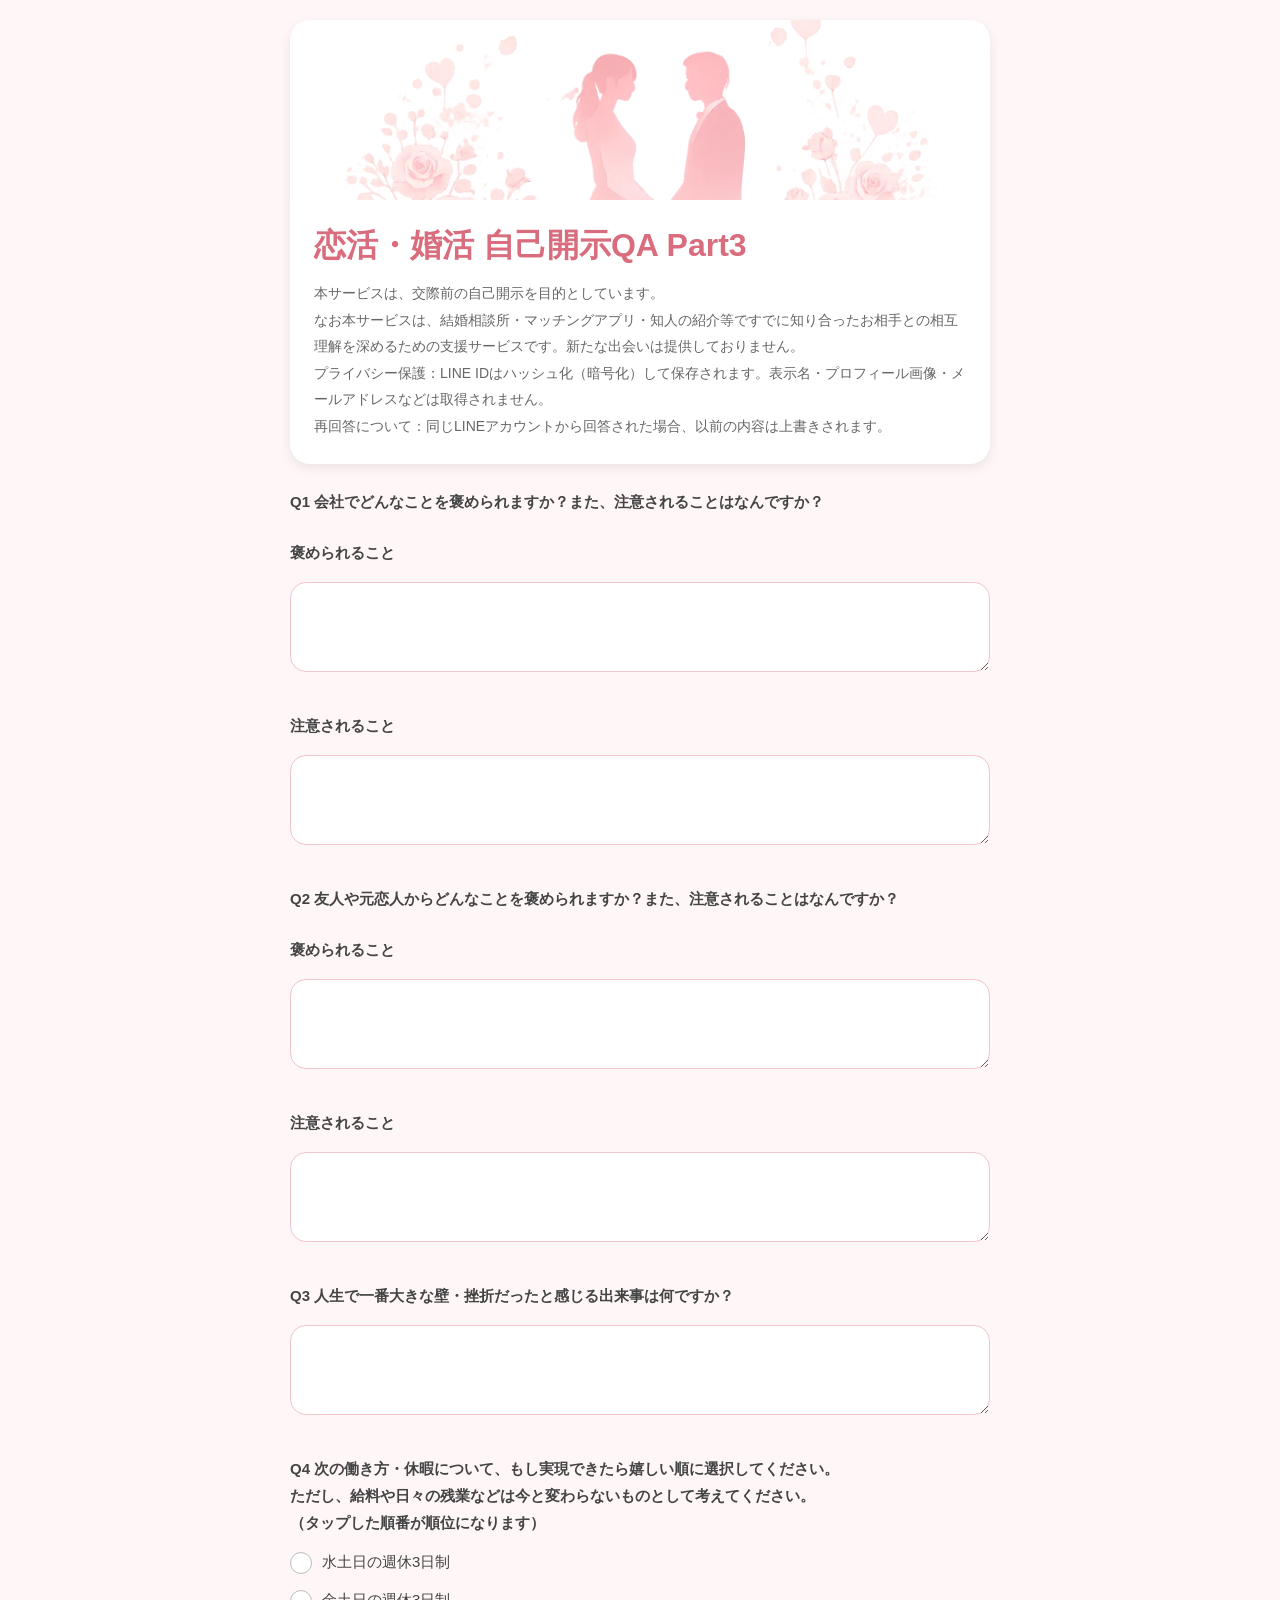
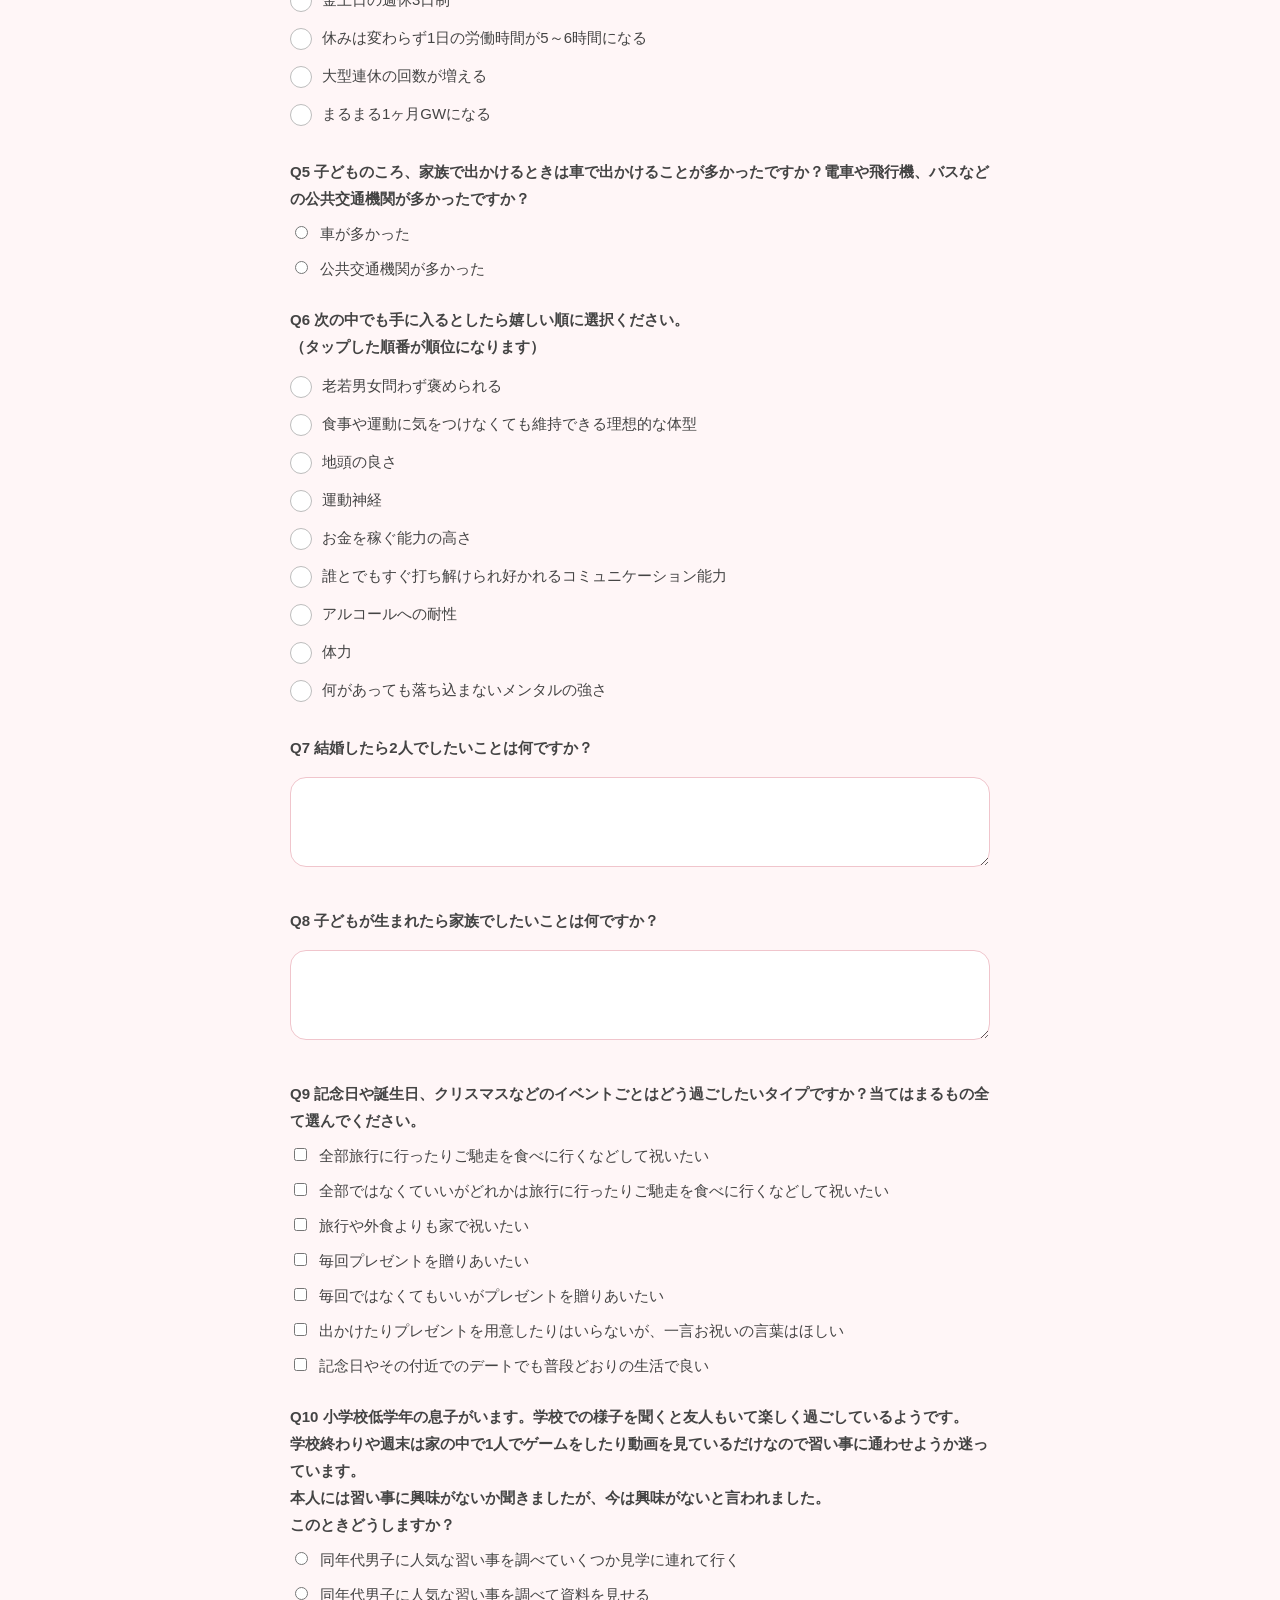
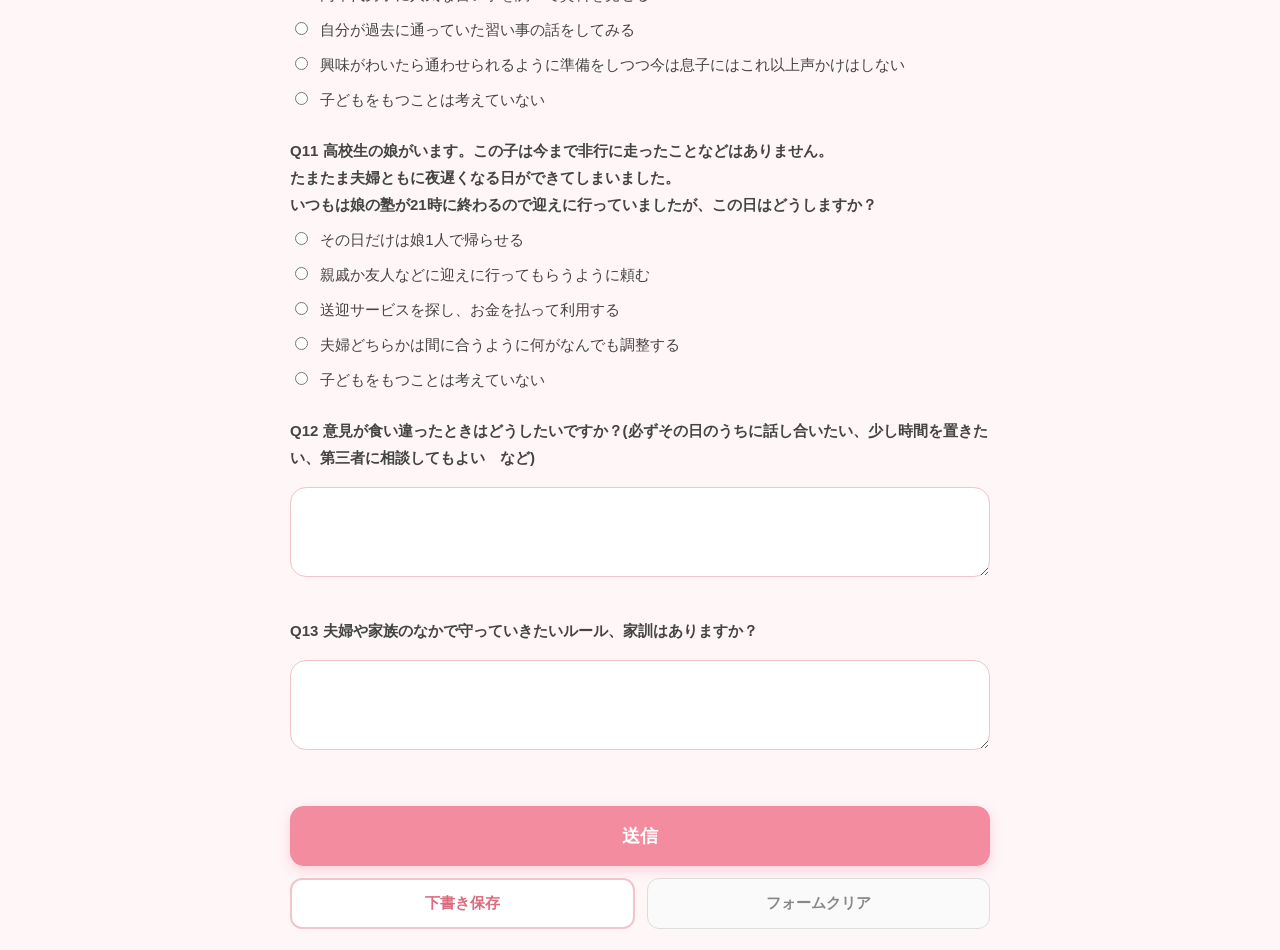
<file: index.html>
<!DOCTYPE html>
<html lang="ja">
<head>
<meta charset="UTF-8"/>
<meta name="viewport" content="width=device-width, initial-scale=1.0"/>
<title>恋活・婚活自己開示QA Part3</title>

<link rel="stylesheet" href="style.css"/>
<script src="https://static.line-scdn.net/liff/edge/2/sdk.js"></script>

<style>
/* ============================================================
   ビューモード（共有リンクで開いたとき）
   ============================================================ */

#viewMode {
  display: none;
}

/* ============================================================
   状態表示（共有リンク読み込み中・エラー時）
   ============================================================ */

.state-card{
  text-align:center;
}

.state-text{
  margin:0;
  font-size:14px;
  line-height:1.8;
  color:#666;
}

.state-spinner{
  width:30px;
  height:30px;
  margin:0 auto 12px;
}

.state-spinner img{
  width:30px;
  height:30px;
  display:none;
}

.state-spinner .spinner-light{
  display:block;
}

@media (prefers-color-scheme: dark){
  .state-spinner .spinner-light{ display:none; }
  .state-spinner .spinner-dark{ display:block; }
}

.view-header {
  background: #ffffff;
  border-radius: 16px;
  padding: 20px 24px;
  margin-bottom: 16px;
  box-shadow: 0 4px 12px rgba(0,0,0,0.08);
  text-align: center;
}

.view-label {
  margin: 0 0 8px;
  font-size: 18px;
  font-weight: 700;
  color: #d96c7d;
  letter-spacing: 0.05em;
}

.view-name {
  margin: 0;
  font-size: 20px;
  font-weight: 700;
  color: #444;
}

.view-item {
  background: #ffffff;
  border-radius: 16px;
  padding: 18px 20px;
  margin-bottom: 12px;
  box-shadow: 0 2px 8px rgba(0,0,0,0.06);
}

.view-question {
  margin: 0 0 8px;
  font-size: 14px;
  font-weight: 600;
  color: #d96c7d;
  line-height: 1.6;
}

.view-answer {
  margin: 0;
  font-size: 15px;
  color: #444;
  line-height: 1.8;
  white-space: pre-wrap;
  word-break: break-word;
}

.view-tip {
  display: flex;
  align-items: flex-start;
  gap: 8px;
  margin-top: 12px;
  padding: 10px 12px;
  background: #fff7e6;
  border: 1px solid #ffe1a8;
  border-radius: 12px;
}

.view-tip-icon {
  flex: 0 0 auto;
  font-size: 14px;
  line-height: 1.6;
}

.view-tip-text {
  margin: 0;
  font-size: 12.5px;
  line-height: 1.6;
  color: #a87b1f;
}

/* ============================================================
   共有画面 下部CTA（あなたの価値観も共有してみませんか？）
   ============================================================ */

.cta-card{
  position: relative;
  margin-top: 24px;
  padding: 24px;
  background: linear-gradient(135deg, #fff9fa 0%, #ffeef1 100%);
  border: 2px dashed #f4b8c5;
  border-radius: 24px;
  overflow: hidden;
  display: flex;
  align-items: center;
  gap: 20px;
  text-align: left;
}

.cta-image-left{
  flex: 0 0 25%;
  width: 25%;
  max-width: 140px;
  border-radius: 16px;
  object-fit: cover;
}

.cta-content{
  flex: 1;
  min-width: 0;
}

.cta-title{
  margin: 0 0 12px;
  font-size: 18px;
  font-weight: 700;
  color: #d96c7d;
}

.cta-text{
  margin: 0 0 20px;
  font-size: 13px;
  line-height: 1.8;
  color: #555;
}

.cta-button{
  display: flex;
  align-items: center;
  justify-content: center;
  gap: 8px;
  width: 100%;
  padding: 14px;
  border: none;
  border-radius: 50px;
  background: #f48ca0;
  color: #fff;
  font-size: 15px;
  font-weight: 700;
  text-decoration: none;
  cursor: pointer;
  box-shadow: 0 4px 12px rgba(244,140,160,.35);
}

.cta-arrow{
  display: inline-flex;
  align-items: center;
  justify-content: center;
  width: 22px;
  height: 22px;
  border-radius: 50%;
  background: rgba(255,255,255,.3);
  font-size: 14px;
  line-height: 1;
}

@media (max-width: 480px){
  .cta-card{
    flex-direction: column;
    text-align: center;
  }
  .cta-image-left{
    width: 45%;
    flex: 0 0 auto;
  }
  .cta-title{ font-size: 18px; }
}

/* ============================================================
   Q9 詳細欄（初期状態は非表示。JSで表示制御）
   ============================================================ */
#q9Detail{
  display: none;
}
</style>
</head>

<body>

<div class="container">

<!-- タイトル -->
<div class="form-header">

  <h1>恋活・婚活 自己開示QA Part3</h1>

  <p class="form-description">
    本サービスは、交際前の自己開示を目的としています。<br>
    なお本サービスは、結婚相談所・マッチングアプリ・知人の紹介等ですでに知り合ったお相手との相互理解を深めるための支援サービスです。新たな出会いは提供しておりません。<br>
    プライバシー保護：LINE IDはハッシュ化（暗号化）して保存されます。表示名・プロフィール画像・メールアドレスなどは取得されません。<br>
    再回答について：同じLINEアカウントから回答された場合、以前の内容は上書きされます。
  </p>

</div>

<!-- ビューモード表示エリア（共有リンクで開いたとき） -->
<div id="viewMode"></div>

<!-- スクショ抑止ウォーターマーク（共有リンクの閲覧者にのみ表示） -->
<div id="screenshotWatermark" aria-hidden="true"></div>

<!-- Q1 -->
<label>Q1 会社でどんなことを褒められますか？また、注意されることはなんですか？</label>
<label>褒められること</label>
<textarea id="q1good" class="detail-textarea"></textarea>

<label>注意されること</label>
<textarea id="q1bad" class="detail-textarea"></textarea>


<!-- Q2 -->
<label>Q2 友人や元恋人からどんなことを褒められますか？また、注意されることはなんですか？</label>
<label>褒められること</label>
<textarea id="q2good" class="detail-textarea"></textarea>

<label>注意されること</label>
<textarea id="q2bad" class="detail-textarea"></textarea>

<!-- Q3 -->
<label>Q3 人生で一番大きな壁・挫折だったと感じる出来事は何ですか？ </label>
<textarea id="q3" class="detail-textarea"></textarea>

<!-- Q4 -->
<label>
  Q4 次の働き方・休暇について、もし実現できたら嬉しい順に選択してください。<br>
ただし、給料や日々の残業などは今と変わらないものとして考えてください。<br>
（タップした順番が順位になります）
</label>
<div id="q4Ranking" class="ranking-group">

<button type="button" class="rank-option" data-value="水土日の週休3日制">
<span class="rank-number"></span>
水土日の週休3日制
</button>

<button type="button" class="rank-option" data-value="金土日の週休3日制">
<span class="rank-number"></span>
金土日の週休3日制
</button>

<button type="button" class="rank-option" data-value="休みは変わらず1日の労働時間が5～6時間になる">
<span class="rank-number"></span>
休みは変わらず1日の労働時間が5～6時間になる
</button>

<button type="button" class="rank-option" data-value="大型連休の回数が増える">
<span class="rank-number"></span>
大型連休の回数が増える
</button>

<button type="button" class="rank-option" data-value="まるまる1ヶ月GWになる">
<span class="rank-number"></span>
まるまる1ヶ月GWになる 
</button>

</div>

<!-- Q5 -->
<label>
  Q5 子どものころ、家族で出かけるときは車で出かけることが多かったですか？電車や飛行機、バスなどの公共交通機関が多かったですか？
</label>

 <label>
  <input type="radio" name="q5" value="a5-1">
 車が多かった
</label>

  <label>
  <input type="radio" name="q5"  value="a5-2">
公共交通機関が多かった
</label>

<!-- Q6 -->
<label>
  Q6 次の中でも手に入るとしたら嬉しい順に選択ください。<br>
（タップした順番が順位になります）
</label>

<div id="q6Ranking" class="ranking-group">

<button type="button" class="rank-option" data-value="老若男女問わず褒められる">
<span class="rank-number"></span>
老若男女問わず褒められる
</button>

<button type="button" class="rank-option" data-value="食事や運動に気をつけなくても維持できる理想的な体型">
<span class="rank-number"></span>
食事や運動に気をつけなくても維持できる理想的な体型
</button>

<button type="button" class="rank-option" data-value="地頭の良さ">
<span class="rank-number"></span>
地頭の良さ
</button>

<button type="button" class="rank-option" data-value="運動神経">
<span class="rank-number"></span>
運動神経
</button>

<button type="button" class="rank-option" data-value="お金を稼ぐ能力の高さ">
<span class="rank-number"></span>
お金を稼ぐ能力の高さ
</button>

<button type="button" class="rank-option" data-value="誰とでもすぐ打ち解けられ好かれるコミュニケーション能力">
<span class="rank-number"></span>
誰とでもすぐ打ち解けられ好かれるコミュニケーション能力
</button>

<button type="button" class="rank-option" data-value="アルコールへの耐性">
<span class="rank-number"></span>
アルコールへの耐性
</button>

<button type="button" class="rank-option" data-value="体力">
<span class="rank-number"></span>
体力 
</button>

<button type="button" class="rank-option" data-value="何があっても落ち込まないメンタルの強さ">
<span class="rank-number"></span>
何があっても落ち込まないメンタルの強さ
</button>

</div>

<!-- Q7 -->
<label>Q7 結婚したら2人でしたいことは何ですか？</label>
<textarea id="q7" class="detail-textarea"></textarea>

<!-- Q8 -->
<label>Q8 子どもが生まれたら家族でしたいことは何ですか？</label>
<textarea id="q8" class="detail-textarea"></textarea>

<!-- Q9 -->
<label>
  Q9 記念日や誕生日、クリスマスなどのイベントごとはどう過ごしたいタイプですか？当てはまるもの全て選んでください。
</label>

 <label>
  <input type="checkbox" name="q9" value="a9-1">
 全部旅行に行ったりご馳走を食べに行くなどして祝いたい
</label>

  <label>
  <input type="checkbox" name="q9"  value="a9-2">
全部ではなくていいがどれかは旅行に行ったりご馳走を食べに行くなどして祝いたい
</label>

<label>
  <input type="checkbox" name="q9"  value="a9-3">
旅行や外食よりも家で祝いたい
</label>

<label>
  <input type="checkbox" name="q9"  value="a9-4">
毎回プレゼントを贈りあいたい
</label>

<label>
  <input type="checkbox" name="q9"  value="a9-5">
毎回ではなくてもいいがプレゼントを贈りあいたい
</label>

<label>
  <input type="checkbox" name="q9"  value="a9-6">
出かけたりプレゼントを用意したりはいらないが、一言お祝いの言葉はほしい
</label>

<label>
  <input type="checkbox" name="q9"  value="a9-7">
記念日やその付近でのデートでも普段どおりの生活で良い
</label>

  <textarea
    id="q9Detail"
    class="detail-textarea"
    placeholder="プレゼント代"
  ></textarea>

<!-- Q10 -->
<label>
  Q10 小学校低学年の息子がいます。学校での様子を聞くと友人もいて楽しく過ごしているようです。<br>
学校終わりや週末は家の中で1人でゲームをしたり動画を見ているだけなので習い事に通わせようか迷っています。<br>
本人には習い事に興味がないか聞きましたが、今は興味がないと言われました。<br>
このときどうしますか？
</label>

 <label>
  <input type="radio" name="q10" value="a10-1">
  同年代男子に人気な習い事を調べていくつか見学に連れて行く
</label>

<label>
  <input type="radio" name="q10" value="a10-2">
  同年代男子に人気な習い事を調べて資料を見せる
</label>

<label>
  <input type="radio" name="q10" value="a10-3">
  自分が過去に通っていた習い事の話をしてみる
</label>

<label>
  <input type="radio" name="q10" value="a10-4">
  興味がわいたら通わせられるように準備をしつつ今は息子にはこれ以上声かけはしない
</label>

 <label>
  <input type="radio" name="q10" value="a10-5">
  子どもをもつことは考えていない
</label>

<!-- Q11 -->
<label>Q11 高校生の娘がいます。この子は今まで非行に走ったことなどはありません。<br>
たまたま夫婦ともに夜遅くなる日ができてしまいました。<br>
いつもは娘の塾が21時に終わるので迎えに行っていましたが、この日はどうしますか？</label>

<label>
  <input type="radio" name="q11" value="a11-1">
  その日だけは娘1人で帰らせる
</label>

<label>
  <input type="radio" name="q11" value="a11-2">
  親戚か友人などに迎えに行ってもらうように頼む
</label>

<label>
  <input type="radio" name="q11" value="a11-3">
  送迎サービスを探し、お金を払って利用する
</label>

<label>
  <input type="radio" name="q11" value="a11-4">
  夫婦どちらかは間に合うように何がなんでも調整する
</label>


<label>
  <input type="radio" name="q11" value="a11-5">
  子どもをもつことは考えていない
</label>

<!-- Q12 -->
<label>Q12 意見が食い違ったときはどうしたいですか？(必ずその日のうちに話し合いたい、少し時間を置きたい、第三者に相談してもよい　など)</label>
<textarea id="q12" class="detail-textarea"></textarea>

<!-- Q13 -->
<label>Q13 夫婦や家族のなかで守っていきたいルール、家訓はありますか？</label>
<textarea id="q13" class="detail-textarea"></textarea>

<div class="button-group">

<button id="submitBtn" type="button">
  送信
</button>

<div class="sub-buttons">

  <button id="draftBtn" type="button">
    下書き保存
  </button>

  <button id="clearBtn" type="button">
    フォームクリア
  </button>

</div>

</div>

<!-- 共有モーダル -->
<div id="shareModal" class="modal hidden">
<div class="modal-content">

  <h3>共有</h3>

  <input
    id="shareName"
    placeholder="お名前を入力してください（任意）"
  >

  <button id="shareBtn">
    共有する
  </button>

</div>
</div>

<script src="app.js"></script>
</body>
</html>
</file>
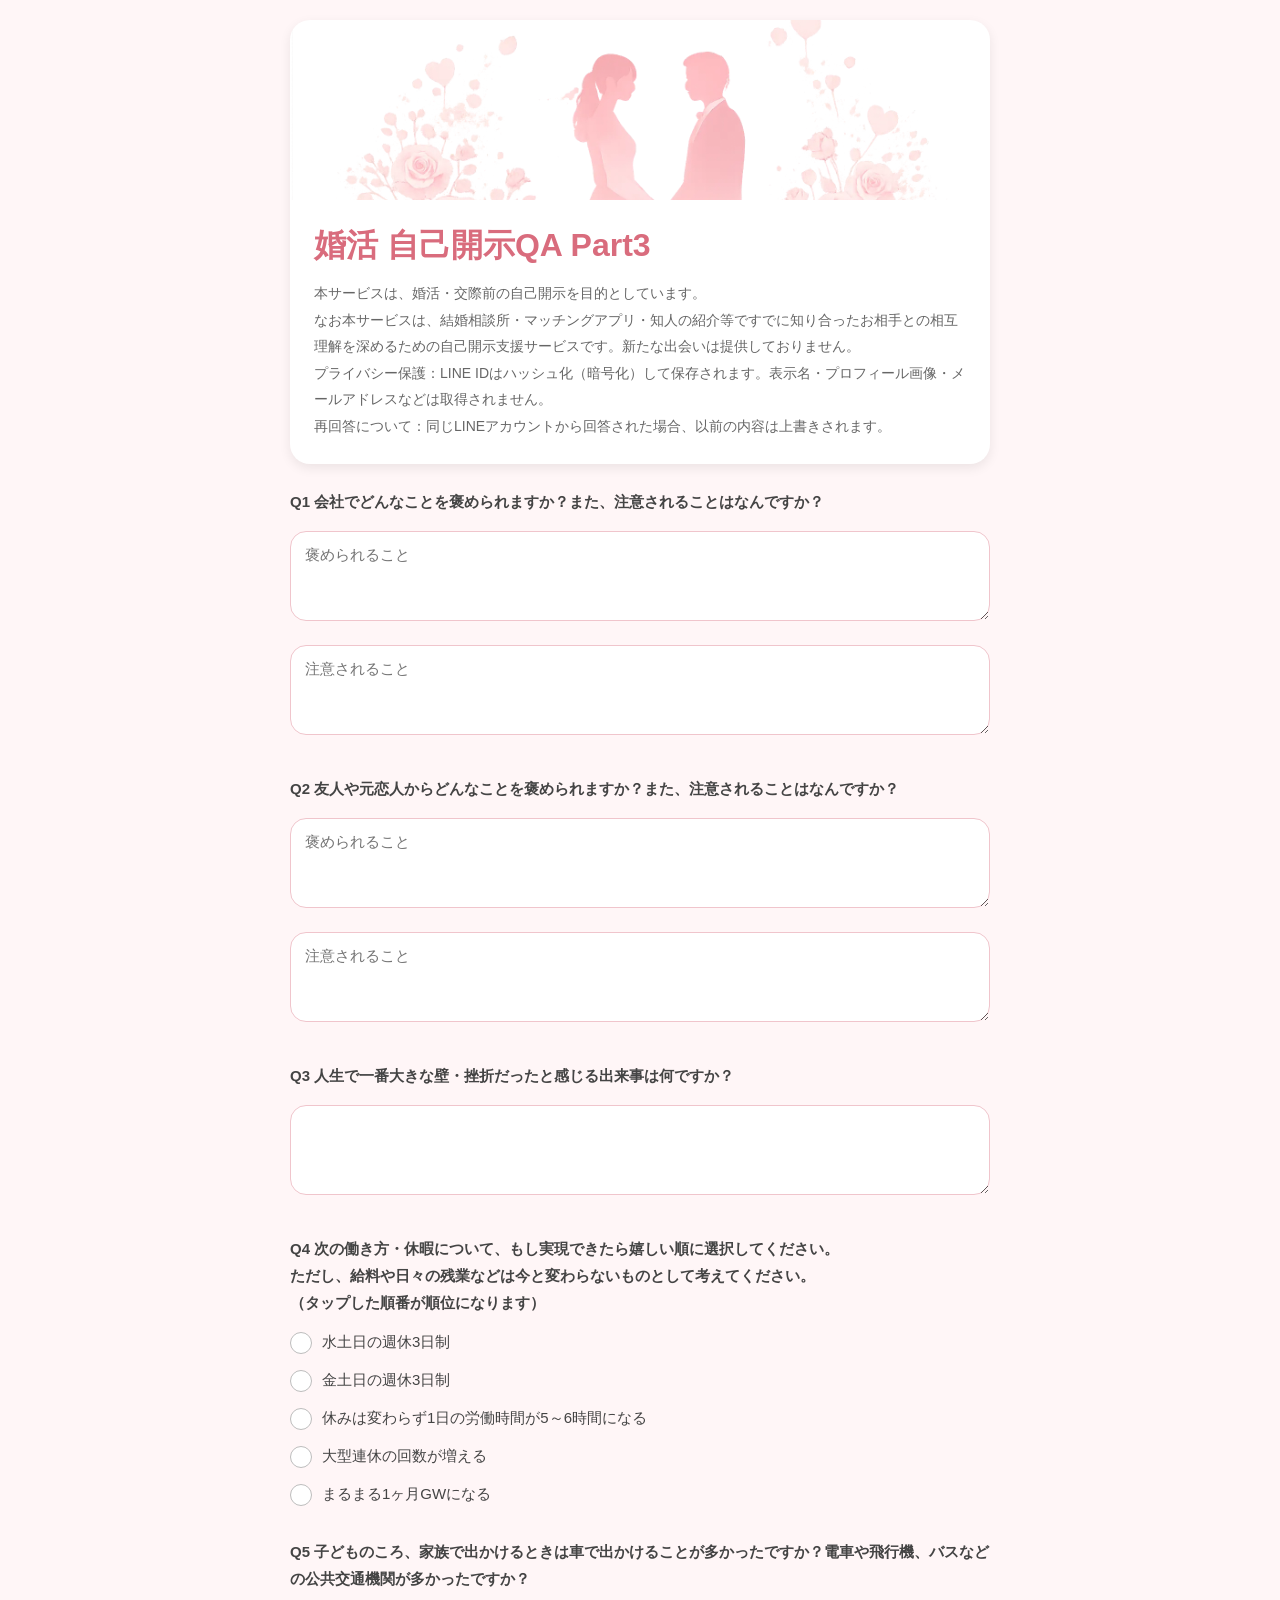
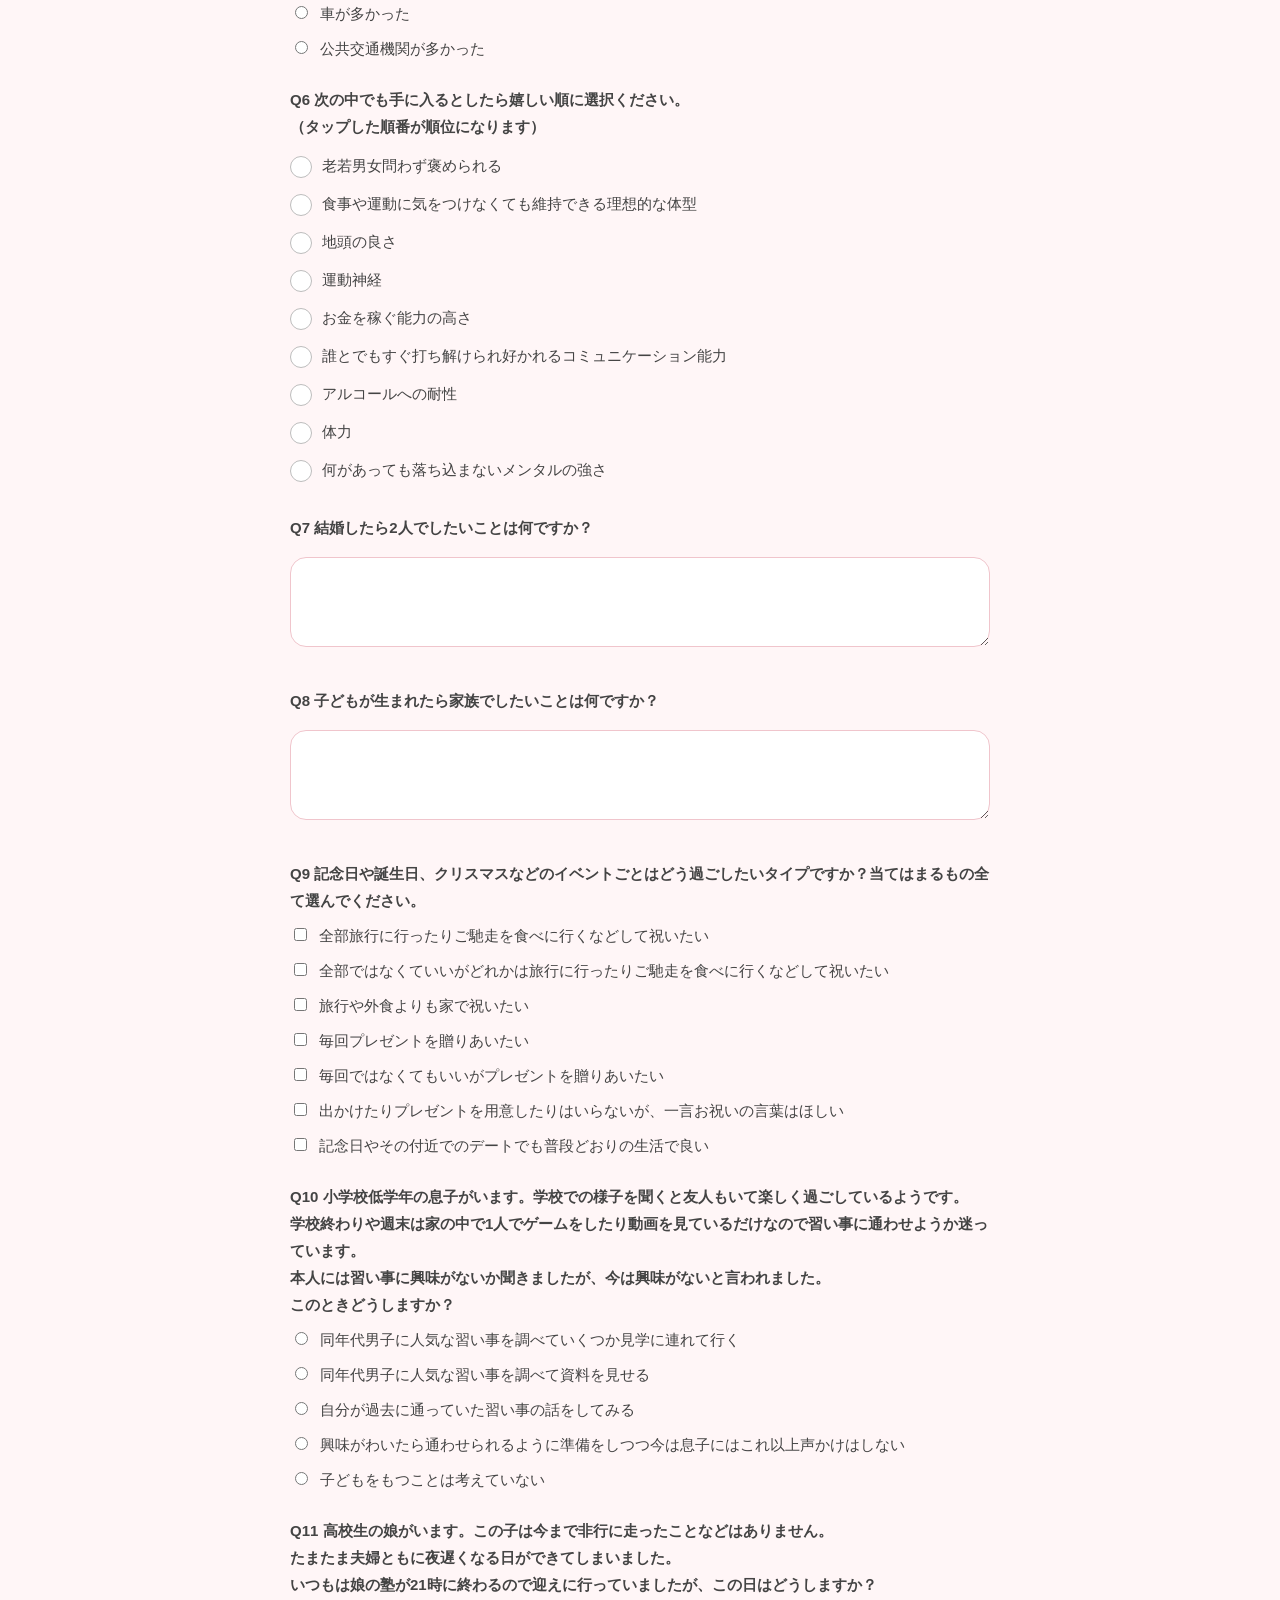
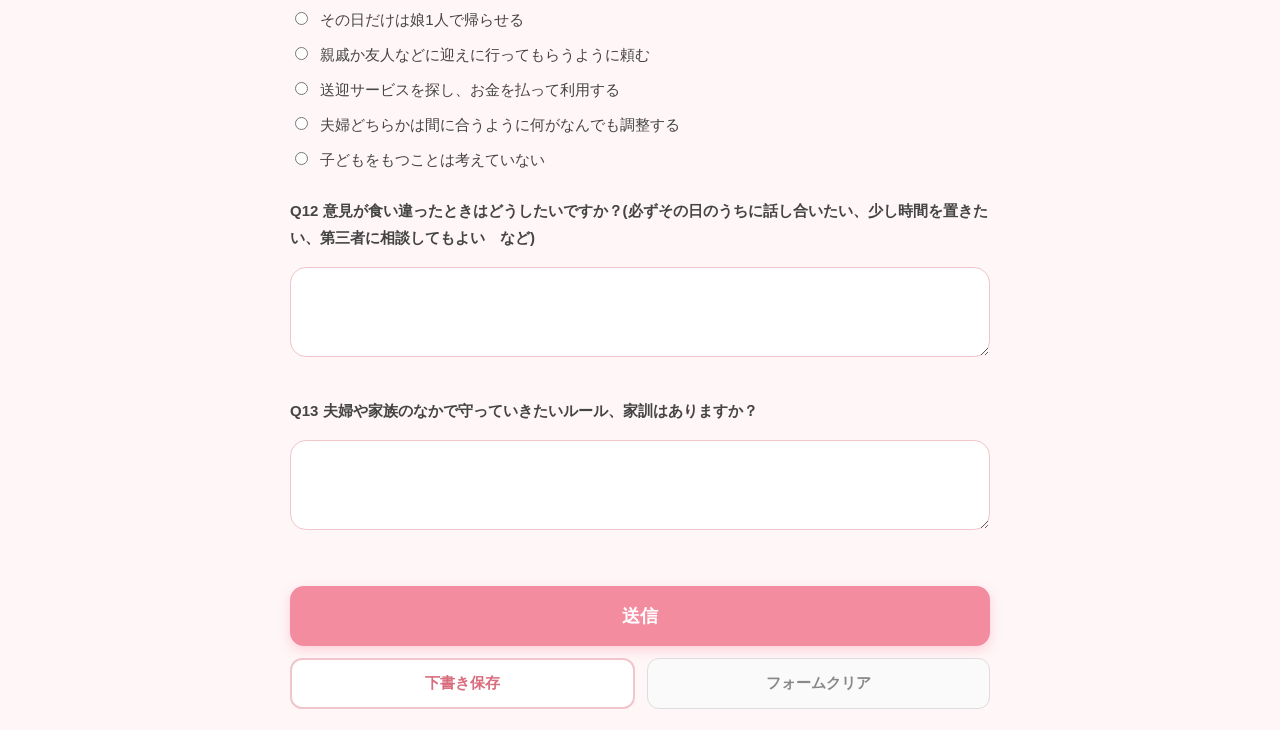
<file: jikokaiji3_index.html>
<!DOCTYPE html>
<html lang="ja">
<head>
<meta charset="UTF-8"/>
<meta name="viewport" content="width=device-width, initial-scale=1.0"/>
<title>婚活自己開示QA Part3</title>

<link rel="stylesheet" href="style.css"/>
<script src="https://static.line-scdn.net/liff/edge/2/sdk.js"></script>

<style>
/* ============================================================
   ビューモード（共有リンクで開いたとき）
   ============================================================ */

#viewMode {
  display: none;
}

/* ============================================================
   状態表示（共有リンク読み込み中・エラー時）
   ============================================================ */

.state-card{
  text-align:center;
}

.state-text{
  margin:0;
  font-size:14px;
  line-height:1.8;
  color:#666;
}

.state-spinner{
  width:30px;
  height:30px;
  margin:0 auto 12px;
}

.state-spinner img{
  width:30px;
  height:30px;
  display:none;
}

.state-spinner .spinner-light{
  display:block;
}

@media (prefers-color-scheme: dark){
  .state-spinner .spinner-light{ display:none; }
  .state-spinner .spinner-dark{ display:block; }
}

.view-header {
  background: #ffffff;
  border-radius: 16px;
  padding: 20px 24px;
  margin-bottom: 16px;
  box-shadow: 0 4px 12px rgba(0,0,0,0.08);
  text-align: center;
}

.view-label {
  margin: 0 0 8px;
  font-size: 18px;
  font-weight: 700;
  color: #d96c7d;
  letter-spacing: 0.05em;
}

.view-name {
  margin: 0;
  font-size: 20px;
  font-weight: 700;
  color: #444;
}

.view-item {
  background: #ffffff;
  border-radius: 16px;
  padding: 18px 20px;
  margin-bottom: 12px;
  box-shadow: 0 2px 8px rgba(0,0,0,0.06);
}

.view-question {
  margin: 0 0 8px;
  font-size: 14px;
  font-weight: 600;
  color: #d96c7d;
  line-height: 1.6;
}

.view-answer {
  margin: 0;
  font-size: 15px;
  color: #444;
  line-height: 1.8;
  white-space: pre-wrap;
  word-break: break-word;
}

.view-tip {
  display: flex;
  align-items: flex-start;
  gap: 8px;
  margin-top: 12px;
  padding: 10px 12px;
  background: #fff7e6;
  border: 1px solid #ffe1a8;
  border-radius: 12px;
}

.view-tip-icon {
  flex: 0 0 auto;
  font-size: 14px;
  line-height: 1.6;
}

.view-tip-text {
  margin: 0;
  font-size: 12.5px;
  line-height: 1.6;
  color: #a87b1f;
}

/* ============================================================
   共有画面 下部CTA（あなたの価値観も共有してみませんか？）
   ============================================================ */

.cta-card{
  position: relative;
  margin-top: 24px;
  padding: 24px;
  background: linear-gradient(135deg, #fff9fa 0%, #ffeef1 100%);
  border: 2px dashed #f4b8c5;
  border-radius: 24px;
  overflow: hidden;
  display: flex;
  align-items: center;
  gap: 20px;
  text-align: left;
}

.cta-image-left{
  flex: 0 0 25%;
  width: 25%;
  max-width: 140px;
  border-radius: 16px;
  object-fit: cover;
}

.cta-content{
  flex: 1;
  min-width: 0;
}

.cta-title{
  margin: 0 0 12px;
  font-size: 18px;
  font-weight: 700;
  color: #d96c7d;
}

.cta-text{
  margin: 0 0 20px;
  font-size: 13px;
  line-height: 1.8;
  color: #555;
}

.cta-button{
  display: flex;
  align-items: center;
  justify-content: center;
  gap: 8px;
  width: 100%;
  padding: 14px;
  border: none;
  border-radius: 50px;
  background: #f48ca0;
  color: #fff;
  font-size: 15px;
  font-weight: 700;
  text-decoration: none;
  cursor: pointer;
  box-shadow: 0 4px 12px rgba(244,140,160,.35);
}

.cta-arrow{
  display: inline-flex;
  align-items: center;
  justify-content: center;
  width: 22px;
  height: 22px;
  border-radius: 50%;
  background: rgba(255,255,255,.3);
  font-size: 14px;
  line-height: 1;
}

@media (max-width: 480px){
  .cta-card{
    flex-direction: column;
    text-align: center;
  }
  .cta-image-left{
    width: 45%;
    flex: 0 0 auto;
  }
  .cta-title{ font-size: 18px; }
}

/* ============================================================
   Q9 詳細欄（初期状態は非表示。JSで表示制御）
   ============================================================ */
#q9Detail{
  display: none;
}
</style>
</head>

<body>

<div class="container">

<!-- タイトル -->
<div class="form-header">

  <h1>婚活 自己開示QA Part3</h1>

  <p class="form-description">
    本サービスは、婚活・交際前の自己開示を目的としています。<br>
    なお本サービスは、結婚相談所・マッチングアプリ・知人の紹介等ですでに知り合ったお相手との相互理解を深めるための自己開示支援サービスです。新たな出会いは提供しておりません。<br>
    プライバシー保護：LINE IDはハッシュ化（暗号化）して保存されます。表示名・プロフィール画像・メールアドレスなどは取得されません。<br>
    再回答について：同じLINEアカウントから回答された場合、以前の内容は上書きされます。
  </p>

</div>

<!-- ビューモード表示エリア（共有リンクで開いたとき） -->
<div id="viewMode"></div>

<!-- Q1 -->
<label>Q1 会社でどんなことを褒められますか？また、注意されることはなんですか？</label>

<textarea
  id="q1good"
  class="detail-textarea"
  placeholder="褒められること"
></textarea>

<textarea
  id="q1bad"
  class="detail-textarea"
  placeholder="注意されること"
></textarea>


<!-- Q2 -->
<label>Q2 友人や元恋人からどんなことを褒められますか？また、注意されることはなんですか？</label>
<textarea
  id="q2good"
  class="detail-textarea"
  placeholder="褒められること"
></textarea>

<textarea
  id="q2bad"
  class="detail-textarea"
  placeholder="注意されること"
></textarea>

<!-- Q3 -->
<label>Q3 人生で一番大きな壁・挫折だったと感じる出来事は何ですか？ </label>
<textarea id="q3" class="detail-textarea"></textarea>

<!-- Q4 -->
<label>
  Q4 次の働き方・休暇について、もし実現できたら嬉しい順に選択してください。<br>
ただし、給料や日々の残業などは今と変わらないものとして考えてください。<br>
（タップした順番が順位になります）
</label>
<div id="q4Ranking" class="ranking-group">

<button type="button" class="rank-option" data-value="水土日の週休3日制">
<span class="rank-number"></span>
水土日の週休3日制
</button>

<button type="button" class="rank-option" data-value="金土日の週休3日制">
<span class="rank-number"></span>
金土日の週休3日制
</button>

<button type="button" class="rank-option" data-value="休みは変わらず1日の労働時間が5～6時間になる">
<span class="rank-number"></span>
休みは変わらず1日の労働時間が5～6時間になる
</button>

<button type="button" class="rank-option" data-value="大型連休の回数が増える">
<span class="rank-number"></span>
大型連休の回数が増える
</button>

<button type="button" class="rank-option" data-value="まるまる1ヶ月GWになる">
<span class="rank-number"></span>
まるまる1ヶ月GWになる 
</button>

</div>

<!-- Q5 -->
<label>
  Q5 子どものころ、家族で出かけるときは車で出かけることが多かったですか？電車や飛行機、バスなどの公共交通機関が多かったですか？
</label>

 <label>
  <input type="radio" name="q5" value="a5-1">
 車が多かった
</label>

  <label>
  <input type="radio" name="q5"  value="a5-2">
公共交通機関が多かった
</label>

<!-- Q6 -->
<label>
  Q6 次の中でも手に入るとしたら嬉しい順に選択ください。<br>
（タップした順番が順位になります）
</label>

<div id="q6Ranking" class="ranking-group">

<button type="button" class="rank-option" data-value="老若男女問わず褒められる">
<span class="rank-number"></span>
老若男女問わず褒められる
</button>

<button type="button" class="rank-option" data-value="食事や運動に気をつけなくても維持できる理想的な体型">
<span class="rank-number"></span>
食事や運動に気をつけなくても維持できる理想的な体型
</button>

<button type="button" class="rank-option" data-value="地頭の良さ">
<span class="rank-number"></span>
地頭の良さ
</button>

<button type="button" class="rank-option" data-value="運動神経">
<span class="rank-number"></span>
運動神経
</button>

<button type="button" class="rank-option" data-value="お金を稼ぐ能力の高さ">
<span class="rank-number"></span>
お金を稼ぐ能力の高さ
</button>

<button type="button" class="rank-option" data-value="誰とでもすぐ打ち解けられ好かれるコミュニケーション能力">
<span class="rank-number"></span>
誰とでもすぐ打ち解けられ好かれるコミュニケーション能力
</button>

<button type="button" class="rank-option" data-value="アルコールへの耐性">
<span class="rank-number"></span>
アルコールへの耐性
</button>

<button type="button" class="rank-option" data-value="体力">
<span class="rank-number"></span>
体力 
</button>

<button type="button" class="rank-option" data-value="何があっても落ち込まないメンタルの強さ">
<span class="rank-number"></span>
何があっても落ち込まないメンタルの強さ
</button>

</div>

<!-- Q7 -->
<label>Q7 結婚したら2人でしたいことは何ですか？</label>
<textarea id="q7" class="detail-textarea"></textarea>

<!-- Q8 -->
<label>Q8 子どもが生まれたら家族でしたいことは何ですか？</label>
<textarea id="q8" class="detail-textarea"></textarea>

<!-- Q9 -->
<label>
  Q9 記念日や誕生日、クリスマスなどのイベントごとはどう過ごしたいタイプですか？当てはまるもの全て選んでください。
</label>

 <label>
  <input type="checkbox" name="q9" value="a9-1">
 全部旅行に行ったりご馳走を食べに行くなどして祝いたい
</label>

  <label>
  <input type="checkbox" name="q9"  value="a9-2">
全部ではなくていいがどれかは旅行に行ったりご馳走を食べに行くなどして祝いたい
</label>

<label>
  <input type="checkbox" name="q9"  value="a9-3">
旅行や外食よりも家で祝いたい
</label>

<label>
  <input type="checkbox" name="q9"  value="a9-4">
毎回プレゼントを贈りあいたい
</label>

<label>
  <input type="checkbox" name="q9"  value="a9-5">
毎回ではなくてもいいがプレゼントを贈りあいたい
</label>

<label>
  <input type="checkbox" name="q9"  value="a9-6">
出かけたりプレゼントを用意したりはいらないが、一言お祝いの言葉はほしい
</label>

<label>
  <input type="checkbox" name="q9"  value="a9-7">
記念日やその付近でのデートでも普段どおりの生活で良い
</label>

  <textarea
    id="q9Detail"
    class="detail-textarea"
    placeholder="プレゼント代"
  ></textarea>

<!-- Q10 -->
<label>
  Q10 小学校低学年の息子がいます。学校での様子を聞くと友人もいて楽しく過ごしているようです。<br>
学校終わりや週末は家の中で1人でゲームをしたり動画を見ているだけなので習い事に通わせようか迷っています。<br>
本人には習い事に興味がないか聞きましたが、今は興味がないと言われました。<br>
このときどうしますか？
</label>

 <label>
  <input type="radio" name="q10" value="a10-1">
  同年代男子に人気な習い事を調べていくつか見学に連れて行く
</label>

<label>
  <input type="radio" name="q10" value="a10-2">
  同年代男子に人気な習い事を調べて資料を見せる
</label>

<label>
  <input type="radio" name="q10" value="a10-3">
  自分が過去に通っていた習い事の話をしてみる
</label>

<label>
  <input type="radio" name="q10" value="a10-4">
  興味がわいたら通わせられるように準備をしつつ今は息子にはこれ以上声かけはしない
</label>

 <label>
  <input type="radio" name="q10" value="a10-5">
  子どもをもつことは考えていない
</label>

<!-- Q11 -->
<label>Q11 高校生の娘がいます。この子は今まで非行に走ったことなどはありません。<br>
たまたま夫婦ともに夜遅くなる日ができてしまいました。<br>
いつもは娘の塾が21時に終わるので迎えに行っていましたが、この日はどうしますか？</label>

<label>
  <input type="radio" name="q11" value="a11-1">
  その日だけは娘1人で帰らせる
</label>

<label>
  <input type="radio" name="q11" value="a11-2">
  親戚か友人などに迎えに行ってもらうように頼む
</label>

<label>
  <input type="radio" name="q11" value="a11-3">
  送迎サービスを探し、お金を払って利用する
</label>

<label>
  <input type="radio" name="q11" value="a11-4">
  夫婦どちらかは間に合うように何がなんでも調整する
</label>


<label>
  <input type="radio" name="q11" value="a11-5">
  子どもをもつことは考えていない
</label>

<!-- Q12 -->
<label>Q12 意見が食い違ったときはどうしたいですか？(必ずその日のうちに話し合いたい、少し時間を置きたい、第三者に相談してもよい　など)</label>
<textarea id="q12" class="detail-textarea"></textarea>

<!-- Q13 -->
<label>Q13 夫婦や家族のなかで守っていきたいルール、家訓はありますか？</label>
<textarea id="q13" class="detail-textarea"></textarea>

<div class="button-group">

<button id="submitBtn" type="button">
  送信
</button>

<div class="sub-buttons">

  <button id="draftBtn" type="button">
    下書き保存
  </button>

  <button id="clearBtn" type="button">
    フォームクリア
  </button>

</div>

</div>

<!-- 共有モーダル -->
<div id="shareModal" class="modal hidden">
<div class="modal-content">

  <h3>共有</h3>

  <input
    id="shareName"
    placeholder="お名前を入力してください（任意）"
  >

  <button id="shareBtn">
    共有する
  </button>

</div>
</div>

<script src="app.js"></script>
</body>
</html>
</file>
<file: style.css>
*{
  box-sizing:border-box;
}

body{
  margin:0;
  padding:20px 12px 34px;
  background:#fff6f7;
  font-family:
    -apple-system,
    BlinkMacSystemFont,
    "Hiragino Sans",
    "Yu Gothic",
    sans-serif;
  color:#444;
}

.container{
  max-width:700px;
  margin:0 auto;
}

/********************************
 * ヘッダー
 ********************************/

.form-header{
  background:#ffffff;
  border-radius:20px;
  overflow:hidden;
  box-shadow:
    0 4px 12px rgba(0,0,0,0.08);
  margin-bottom:24px;
}

.form-header::before{
  content:"";
  display:block;
  width:100%;
  height:180px;
  background-image:url("header.webp");
  background-size:cover;
  background-position:center;
  background-repeat:no-repeat;
}

.form-header h1{
  margin:24px 24px 12px;
  font-size:32px;
  font-weight:700;
  color:#d96c7d;
}

.form-description{
  margin:0 24px 24px;
  font-size:14px;
  line-height:1.9;
  color:#666;
}

/********************************
 * 質問
 ********************************/

label{
  display:block;
  margin-top:24px;
  margin-bottom:8px;
  font-size:15px;
  font-weight:600;
  line-height:1.8;
}

input[type="text"],
textarea{
  width:100%;
  padding:14px;
  border:1px solid #f0c5cc;
  border-radius:12px;
  background:#fff;
  font-size:15px;
}

textarea{
  min-height:120px;
  resize:vertical;
}

.detail-textarea{
  width:100%;
  min-height:90px;
  padding:14px;
  border:1px solid #f0c5cc;
  border-radius:16px;
  background:#fff;
  font-size:15px;
  resize:vertical;
  margin:8px 0 12px 0;
}

/********************************
 * ラジオ・チェックボックス
 ********************************/

input[type="radio"],
input[type="checkbox"]{
  margin-right:8px;
}

label:has(input[type="radio"]),
label:has(input[type="checkbox"]){
  font-weight:400;
  margin-top:8px;
}

/********************************
 * 順位付けUI
 ********************************/

.ranking-group{
  margin-top:8px;
}

.rank-option{
  display:flex;
  align-items:center;

  gap:10px;

  padding:8px 0;

  background:none;
  border:none;

  width:100%;

  text-align:left;
  font-size:15px;

  color:#444;

  cursor:pointer;
}

.rank-number{
  width:22px;
  height:22px;

  border-radius:50%;

  border:1px solid #bdbdbd;

  background:#fff;

  color:transparent;

  display:flex;
  align-items:center;
  justify-content:center;

  font-size:11px;
  font-weight:700;

  flex-shrink:0;
}

.rank-option.selected .rank-number{
  background:#0a84ff;
  border-color:#0a84ff;
  color:#fff;
}

/********************************
 * ボタン
 ********************************/

.button-group{
  margin-top:40px;
}

#submitBtn{
  width:100%;
  padding:18px;
  border:none;
  border-radius:14px;
  background:#f48ca0;
  color:#fff;
  font-size:18px;
  font-weight:700;
  cursor:pointer;
  box-shadow:
    0 4px 12px rgba(244,140,160,.35);
}

#submitBtn:hover{
  opacity:.95;
}

#submitBtn:disabled{
  opacity:.6;
  cursor:default;
}

.sub-buttons{
  display:flex;
  gap:12px;
  margin-top:12px;
}

.sub-buttons button{
  flex:1;
  border-radius:12px;
  font-weight:600;
  cursor:pointer;
  transition:.2s;
}

#draftBtn{
  padding:14px;
  background:#fff;
  color:#d96c7d;
  border:2px solid #f0c5cc;
  font-size:15px;
}

#clearBtn{
  padding:14px;
  background:#fafafa;
  color:#888;
  border:1px solid #dddddd;
  font-size:15px;
}

#draftBtn:hover{
  background:#fff6f7;
}

#clearBtn:hover{
  background:#f0f0f0;
}

/********************************
 * モーダル
 ********************************/

.modal{
  display:none;
  position:fixed;
  inset:0;
  background:rgba(0,0,0,.45);
  justify-content:center;
  align-items:center;
  padding:20px;
  z-index:999;
}

.modal.show{
  display:flex;
}

.modal-content{
  width:100%;
  max-width:400px;
  background:#fff;
  border-radius:20px;
  padding:24px;
  box-shadow:
    0 8px 24px rgba(0,0,0,.15);
}

.modal-content h3{
  margin-top:0;
  text-align:center;
  color:#d96c7d;
}

#shareName{
  width:100%;
  margin-top:12px;
}

#shareBtn{
  width:100%;
  margin-top:16px;
  padding:14px;
  border:none;
  border-radius:12px;
  background:#f48ca0;
  color:#fff;
  font-size:16px;
  font-weight:700;
  cursor:pointer;
}

.share-confirm-card{
  margin-top:0;
  margin-bottom:12px;
}

/********************************
 * セーフエリア（LINEミニアプリ・横向きモード）
 ********************************/

@media (orientation:landscape){
  body{
    padding-left:44px;
    padding-right:44px;
    padding-bottom:21px;
  }
}

/********************************
 * スマホ最適化
 ********************************/

@media (max-width:600px){

  .form-header::before{
    height:140px;
  }

  .form-header h1{
    font-size:28px;
  }

  .form-description{
    font-size:13px;
  }

  .rank-option{
    font-size:14px;
    line-height:1.5;
  }
}

/********************************
 * スクショ抑止用ウォーターマーク
 * ・共有リンクを開いた閲覧者の画面にのみ重ねて表示する
 * ・position:fixedのためスクロールしても常に画面上に留まり、
 *   端末でスクショを撮ってもウォーターマークごと写り込む
 * ・pointer-eventsはnoneにして操作の邪魔をしないようにする
 ********************************/

#screenshotWatermark{
  display:none;
  position:fixed;
  inset:0;
  z-index:9999;
  pointer-events:none;
  background-repeat:repeat;
  background-position:top left;
}

#screenshotWatermark.show{
  display:block;
}
</file>
